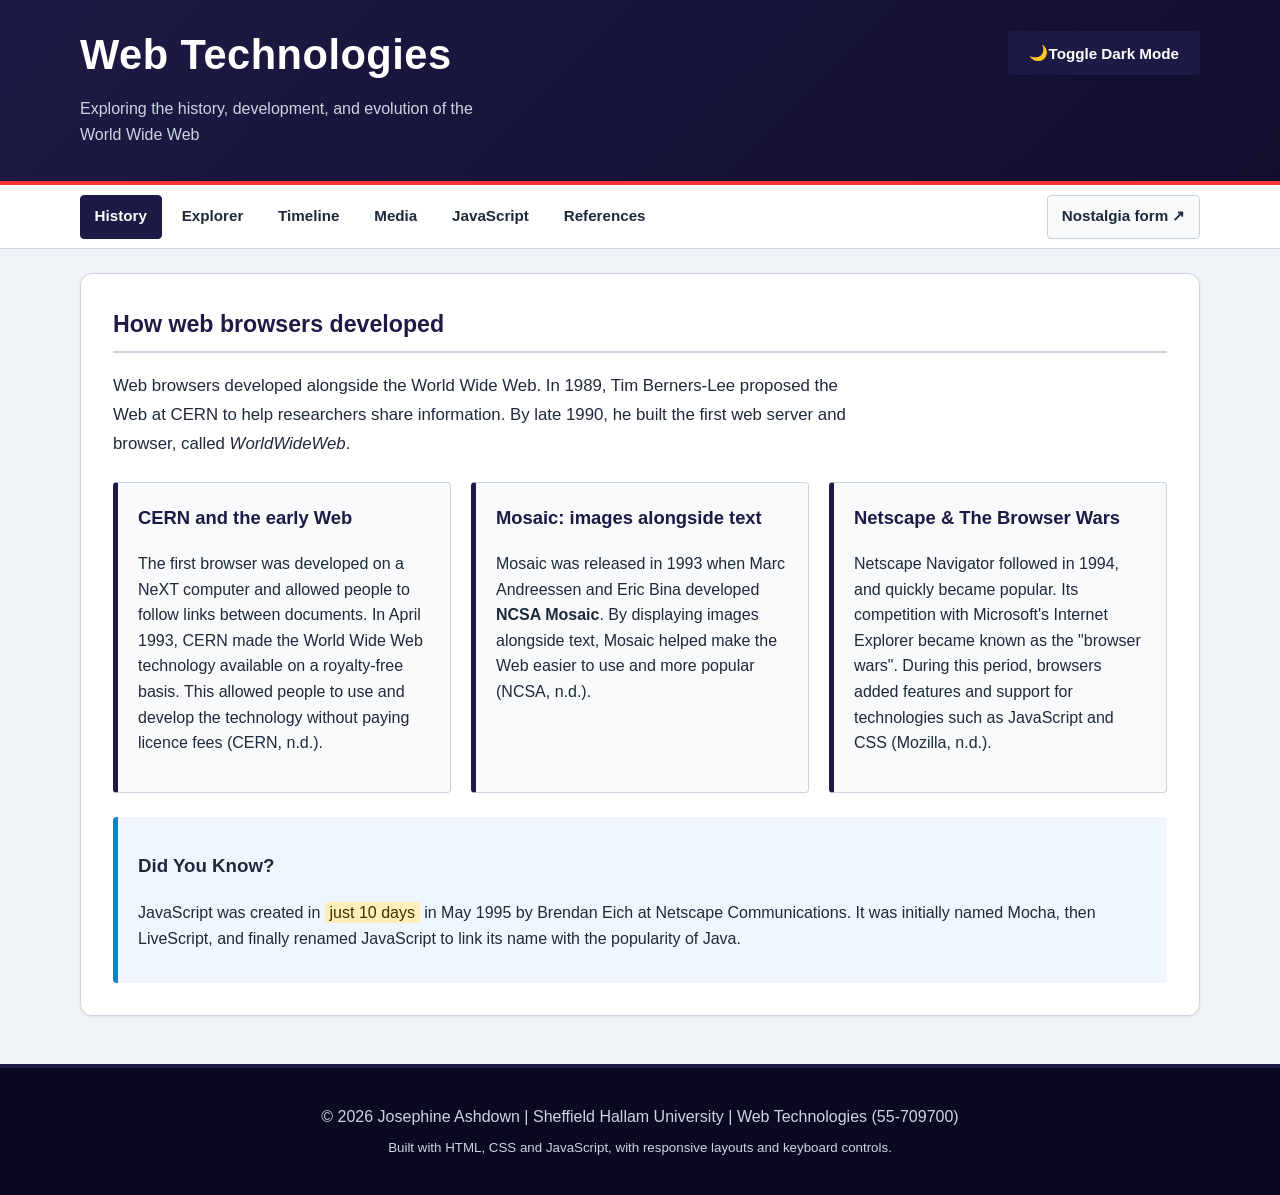
<file: index.html>
<!DOCTYPE html>
<html lang="en-GB">
<head>
    <meta charset="UTF-8">
    <meta name="viewport" content="width=device-width, initial-scale=1.0">
    <meta name="description" content="Explore the history of web browsers, try a Wikipedia search and learn about HTML, CSS and JavaScript.">
    <title>Web Technologies | History of the Web & Browser Explorer</title>
    
    <!-- External Stylesheet (Mobile-First CSS) -->
    <!-- Citation: External CSS linkage pattern adapted from W3Schools CSS How To:
         https://www.w3schools.com/css/css_howto.asp -->
    <link rel="stylesheet" href="style.css">
    
    <!-- External JavaScript with defer attribute -->
    <!-- Citation: Defer attribute pattern adapted from W3Schools HTML script tag:
         https://www.w3schools.com/tags/att_script_defer.asp -->
    <script src="script.js" defer></script>
</head>
<body>
    <!-- Accessibility: Skip Link -->
    <!-- Citation: Accessible Skip Link pattern adapted from W3Schools How TO - Skip to Main Content:
         https://www.w3schools.com/accessibility/accessibility_skip_links.php -->
    <a class="skip-link" href="#main-content">Skip to main content</a>

    <!-- Semantic Header -->
    <!-- Citation: HTML5 Semantic Header adapted from W3Schools HTML5 Semantic Elements:
         https://www.w3schools.com/html/html5_semantic_elements.asp -->
    <header class="site-header">
        <div class="header-content">
            <h1>Web Technologies</h1>
            <p class="tagline">Exploring the history, development, and evolution of the World Wide Web</p>
            <button id="theme-button" type="button" class="btn btn-secondary" aria-pressed="false" data-js-controls>
                <span class="theme-icon" aria-hidden="true">🌙</span> Toggle Dark Mode
            </button>
        </div>
    </header>

    <!-- Semantic Navigation -->
    <!-- Citation: HTML5 Semantic Nav adapted from W3Schools HTML Navigation Bar:
         https://www.w3schools.com/html/html5_semantic_elements.asp -->
    <nav class="site-nav" aria-label="Main navigation">
        <div class="nav-container">
            <div class="section-tabs" data-tabs>
            <a href="#history" class="nav-link">History</a>
            <a href="#explorer" class="nav-link">Explorer</a>
            <a href="#timeline" class="nav-link">Timeline</a>
            <a href="#media-section" class="nav-link">Media</a>
            <a href="#javascript" class="nav-link">JavaScript</a>
            <a href="#references" class="nav-link">References</a>
            </div>
            <a href="nostalgia-tech.html" class="nav-link highlight-link">Nostalgia form ↗</a>
        </div>
    </nav>

    <noscript>
        <div class="alert alert-warning" role="alert">
            <p><strong>Note:</strong> JavaScript is currently disabled in your browser. You can still read the history sections, but searches and demonstrations need JavaScript.</p>
        </div>
    </noscript>

    <!-- Main Content Region -->
    <main id="main-content" tabindex="-1">
        
        <!-- Browser history -->
        <!-- Citation: HTML5 Section & Article structure adapted from W3Schools:
             https://www.w3schools.com/html/html5_semantic_elements.asp -->
        <section id="history" class="content-section">
            <h2>How web browsers developed</h2>
            <p class="lead-text">
                Web browsers developed alongside the World Wide Web. In <time datetime="1989">1989</time>, 
                Tim Berners-Lee proposed the Web at CERN to help researchers share information. By late <time datetime="1990">1990</time>, he built the first web server and browser, called <em>WorldWideWeb</em>.
            </p>

            <div class="articles-grid">
                <article class="history-card">
                    <h3>CERN and the early Web</h3>
                    <p>
                        The first browser was developed on a NeXT computer and allowed people to follow links between documents. In <time datetime="1993-04-30">April 1993</time>, CERN made the World Wide Web technology available on a royalty-free basis. This allowed people to use and develop the technology without paying licence fees (CERN, n.d.).
                    </p>
                </article>

                <article class="history-card">
                    <h3>Mosaic: images alongside text</h3>
                    <p>
                        Mosaic was released in <time datetime="1993">1993</time> when Marc Andreessen and Eric Bina developed <strong>NCSA Mosaic</strong>. By displaying images alongside text, Mosaic helped make the Web easier to use and more popular (NCSA, n.d.).
                    </p>
                </article>

                <article class="history-card">
                    <h3>Netscape & The Browser Wars</h3>
                    <p>
                        Netscape Navigator followed in <time datetime="1994">1994</time>, and quickly became popular. Its competition with Microsoft's Internet Explorer became known as the "browser wars". During this period, browsers added features and support for technologies such as JavaScript and CSS (Mozilla, n.d.).
                    </p>
                </article>
            </div>

            <!-- Semantic Aside for Contextual Notes -->
            <!-- Citation: HTML5 Aside element adapted from W3Schools:
                 https://www.w3schools.com/html/html5_semantic_elements.asp -->
            <aside class="callout-box">
                <h3>Did You Know?</h3>
                <p>
                    JavaScript was created in <mark>just 10 days</mark> in May 1995 by Brendan Eich at Netscape Communications. It was initially named Mocha, then LiveScript, and finally renamed JavaScript to link its name with the popularity of Java.
                </p>
            </aside>
        </section>

        <!-- Wikipedia search -->
        <!-- Citation: HTML5 Form controls adapted from W3Schools HTML Forms:
             https://www.w3schools.com/html/html_forms.asp
             Fetch API integration adapted from W3Schools JS Fetch API:
             https://www.w3schools.com/js/js_api_fetch.asp -->
        <section id="explorer" class="content-section card-surface">
            <h2>Explore a browser or web technology</h2>
            <p>
                Look up summaries of web technologies, browsers, and pioneers on Wikipedia. Choose a featured topic or enter an article name. Bundled summaries are labelled when a live lookup is unavailable.
            </p>

            <!-- HTML5 Search Form driving API -->
            <form id="api-search-form" class="api-form" novalidate>
                <div class="form-row">
                    <div class="form-group flex-2">
                        <label for="tech-search-input">Search Technology or Browser:</label>
                        <div class="input-with-button">
                            <input 
                                type="search" 
                                id="tech-search-input" 
                                name="techQuery" 
                                placeholder="E.g. Netscape Navigator, Tim Berners-Lee, CSS..." 
                                list="popular-browsers" 
                                required
                                minlength="2"
                                autocomplete="off"
                                aria-describedby="search-hint"
                            >
                            <datalist id="popular-browsers">
                                <option value="WorldWideWeb">
                                <option value="NCSA Mosaic">
                                <option value="Netscape Navigator">
                                <option value="Internet Explorer">
                                <option value="Mozilla Firefox">
                                <option value="Google Chrome">
                                <option value="Safari (web browser)">
                                <option value="Opera (web browser)">
                                <option value="Tim Berners-Lee">
                                <option value="Brendan Eich">
                                <option value="JavaScript">
                                <option value="Cascading Style Sheets">
                            </datalist>
                            <button type="submit" id="btn-api-search" class="btn btn-primary">
                                <span class="btn-text">Fetch from API</span>
                            </button>
                        </div>
                        <small id="search-hint" class="form-hint">Type a query or choose a suggestion from the datalist.</small>
                    </div>

                    <div class="form-group flex-1">
                        <label for="preset-select">Or Select a Featured Era:</label>
                        <!-- Citation: HTML Select Dropdown adapted from W3Schools HTML Select:
                             https://www.w3schools.com/tags/tag_select.asp -->
                        <select id="preset-select" name="preset">
                            <option value="">-- Choose Featured Topic --</option>
                            <option value="Tim_Berners-Lee">Pioneer: Tim Berners-Lee</option>
                            <option value="WorldWideWeb">1990: WorldWideWeb Browser</option>
                            <option value="Mosaic_(web_browser)">1993: NCSA Mosaic</option>
                            <option value="Netscape_Navigator">1994: Netscape Navigator</option>
                            <option value="Internet_Explorer">1995: Internet Explorer</option>
                            <option value="Mozilla_Firefox">2004: Mozilla Firefox</option>
                            <option value="Google_Chrome">2008: Google Chrome</option>
                            <option value="Brendan_Eich">Creator: Brendan Eich (JS)</option>
                            <option value="Cascading_Style_Sheets">Standard: CSS History</option>
                        </select>
                    </div>
                </div>
            </form>

            <!-- API Status & Live Region for Screen Readers -->
            <!-- Citation: ARIA live regions adapted from W3Schools Accessibility:
                 https://www.w3schools.com/accessibility/accessibility_aria.php -->
            <div id="api-status" class="status-banner" role="status" aria-live="polite"></div>

            <!-- Dynamic API Results Container -->
            <div id="api-results-container" class="api-results-wrapper">
                <p class="explorer-empty">Start with a featured topic, such as Tim Berners-Lee or NCSA Mosaic.</p>
            </div>
        </section>

        <!-- Browser timeline -->
        <!-- Citation: Accessible HTML Table with caption, scope, and semantic thead/tbody:
             https://www.w3schools.com/html/html_tables.asp -->
        <section id="timeline" class="content-section">
            <h2>Milestones in Browser Development</h2>
            <p>Filter the milestones below in real-time using instant client-side table searching:</p>
            
            <div class="filter-box" data-js-controls>
                <label for="browser-filter">Filter table by browser, year, or developer:</label>
                <input id="browser-filter" type="search" placeholder="For example: Mosaic, 1995, or Microsoft">
                <p id="filter-status" class="filter-count" aria-live="polite"></p>
            </div>

            <div class="table-container" tabindex="0" role="region" aria-label="Browser timeline table with horizontal scrolling support">
                <table class="styled-table">
                    <caption>Key chronological milestones in the evolution of web browsers</caption>
                    <thead>
                        <tr>
                            <th scope="col">Browser Name</th>
                            <th scope="col">Launch Year</th>
                            <th scope="col">Primary Developer / Organization</th>
                            <th scope="col">Major Historical Contribution</th>
                        </tr>
                    </thead>
                    <tbody>
                        <tr>
                            <td><strong>WorldWideWeb</strong></td>
                            <td><time datetime="1990">1990</time></td>
                            <td>Tim Berners-Lee (CERN)</td>
                            <td>First web browser and WYSIWYG hypertext editor.</td>
                        </tr>
                        <tr>
                            <td><strong>NCSA Mosaic</strong></td>
                            <td><time datetime="1993">1993</time></td>
                            <td>NCSA (Marc Andreessen &amp; Eric Bina)</td>
                            <td>First widespread browser displaying inline images.</td>
                        </tr>
                        <tr>
                            <td><strong>Netscape Navigator</strong></td>
                            <td><time datetime="1994">1994</time></td>
                            <td>Netscape Communications</td>
                            <td>Pioneered JavaScript, cookies, and modern web interaction.</td>
                        </tr>
                        <tr>
                            <td><strong>Internet Explorer</strong></td>
                            <td><time datetime="1995">1995</time></td>
                            <td>Microsoft</td>
                            <td>Bundled with Windows; dominated market during early 2000s.</td>
                        </tr>
                        <tr>
                            <td><strong>Mozilla Firefox</strong></td>
                            <td><time datetime="2004">2004</time></td>
                            <td>Mozilla Foundation</td>
                            <td>Championed open-source standards and tabbed browsing.</td>
                        </tr>
                        <tr>
                            <td><strong>Google Chrome</strong></td>
                            <td><time datetime="2008">2008</time></td>
                            <td>Google</td>
                            <td>Introduced V8 JavaScript engine and multiprocess tab architecture.</td>
                        </tr>
                    </tbody>
                </table>
            </div>
        </section>

        <!-- Media -->
        <!-- Citation: HTML5 Figure and Figcaption adapted from W3Schools:
             https://www.w3schools.com/html/html5_semantic_elements.asp -->
        <section id="media-section" class="content-section">
            <h2>Videos and images</h2>
            
            <div class="media-grid">
                <div class="media-card">
                    <h3>The evolution of web apps</h3>
                    <p>Watch Dylan Beattie explain how web apps have changed:</p>
                    <div class="video-container">
                        <!-- Citation: Responsive iframe container adapted from W3Schools:
                             https://www.w3schools.com/howto/howto_css_responsive_iframes.asp -->
                        <iframe 
                            src="https://www.youtube.com/embed/a_1cV7hg5G8" 
                            title="The Evolution of Web Apps 1992–2024 by Dylan Beattie" 
                            loading="lazy" 
                            allow="accelerometer; autoplay; clipboard-write; encrypted-media; gyroscope; picture-in-picture" 
                            allowfullscreen>
                        </iframe>
                    </div>
                </div>

                <div class="media-card">
                    <h3>Web technologies illustration</h3>
                    <figure>
                        <img 
                            src="Image1.png" 
                            alt="Illustration of web technologies and connections between clients and servers" 
                            loading="lazy"
                        >
                        <figcaption>Figure 1: An illustration of web technologies and client-server connections.</figcaption>
                    </figure>
                </div>
            </div>
        </section>

        <!-- JavaScript examples -->
        <!-- Citation: HTML5 Details and Summary elements adapted from W3Schools:
             https://www.w3schools.com/tags/tag_details.asp -->
        <section id="javascript" class="content-section">
            <h2>Try some JavaScript</h2>
            <p>
                Open the sections below for a short explanation, then try the buttons to see JavaScript in action.
            </p>

            <div class="details-group">
                <details>
                    <summary>HTML, CSS and JavaScript</summary>
                    <p>
                        <strong>HTML</strong> gives a page its structure and content. <strong>CSS</strong> changes how it looks. <strong>JavaScript</strong> makes it respond to actions such as clicking a button.
                    </p>
                    <pre><code>// Citation: Class toggle adapted from W3Schools JS classList:
document.body.classList.toggle("dark-mode");</code></pre>
                </details>

                <details>
                    <summary>Getting data and updating a page</summary>
                    <p>
                        The <code>fetch()</code> function gets data from an API. JavaScript can then use <code>document.createElement()</code> to add elements and <code>textContent</code> to display the results without reloading the page.
                    </p>
                    <pre><code>// Citation: Fetch API async/await pattern adapted from W3Schools:
async function loadData(url) {
    const res = await fetch(url);
    const data = await res.json();
    return data;
}</code></pre>
                </details>

                <details>
                    <summary>Using let and const</summary>
                    <p>
                        Use <code>let</code> when a variable needs to be reassigned and <code>const</code> when it does not. Both are limited to the block where they are declared, such as the code inside an <code>if</code> statement.
                    </p>
                    <pre><code>const APP_NAME = "WebTech";
let userCount = 42;</code></pre>
                </details>
            </div>

            <h3>Try the examples</h3>
            <div class="demo-controls" data-js-controls>
                <button type="button" id="text-demo" class="btn btn-secondary">Update Text</button>
                <button type="button" id="html-demo" class="btn btn-secondary">Show formatted text</button>
                <button type="button" id="calculate-demo" class="btn btn-secondary">Calculate a sum</button>
                <button type="button" id="alert-demo" class="btn btn-secondary">Show an alert</button>
                <button type="button" id="console-demo" class="btn btn-secondary">Write to the console</button>
                <button type="button" id="print-demo" class="btn btn-secondary">Print Page</button>
            </div>
            
            <p id="demo-output" class="status-banner" aria-live="polite">Your interactive output will appear here.</p>
        </section>

        <!-- References -->
        <section id="references" class="content-section">
            <h2>References</h2>
            <ul class="citation-list">
                <li>
                    CERN (n.d.) <em>A Short History of the Web</em>. Available at: 
                    <a href="https://home.cern/science/computing/birth-web" target="_blank" rel="noopener noreferrer">https://home.cern/science/computing/birth-web</a>.
                </li>
                <li>
                    Mozilla (n.d.) <em>Browser History: Epic power struggles that brought us modern browsers</em>. Available at: 
                    <a href="https://www.mozilla.org/en-US/firefox/browsers/browser-history/" target="_blank" rel="noopener noreferrer">https://www.mozilla.org/en-US/firefox/browsers/browser-history/</a>.
                </li>
                <li>
                    National Center for Supercomputing Applications (NCSA) (n.d.) <em>A Legacy of Innovation</em>. University of Illinois Urbana-Champaign.
                </li>
                <li>
                    W3Schools (2026) <em>HTML, CSS, JavaScript, and Web Accessibility Tutorials &amp; References</em>. Available at: 
                    <a href="https://www.w3schools.com" target="_blank" rel="noopener noreferrer">https://www.w3schools.com</a>.
                </li>
                <li>
                    Wikimedia Foundation (2026) <em>Wikipedia REST API Reference</em>. Available at: 
                    <a href="https://en.wikipedia.org/api/rest_v1/" target="_blank" rel="noopener noreferrer">https://en.wikipedia.org/api/rest_v1/</a>.
                </li>
            </ul>
        </section>

    </main>

    <!-- Accessible Modal for Extended API Details -->
    <!-- Reference: W3Schools modal example; this page uses a native HTML dialog:
         https://www.w3schools.com/howto/howto_css_modals.asp -->
    <dialog id="details-modal" class="details-dialog" aria-labelledby="modal-title">
        <div class="modal-card">
            <button type="button" id="modal-close-btn" class="modal-close" aria-label="Close details">&times;</button>
            <h3 id="modal-title">Technology details</h3>
            <div id="modal-body"></div>
        </div>
    </dialog>

    <!-- Semantic Footer -->
    <footer class="site-footer">
        <div class="footer-container">
            <p>&copy; 2026 Josephine Ashdown | Sheffield Hallam University | Web Technologies (55-709700)</p>
            <p><small>Built with HTML, CSS and JavaScript, with responsive layouts and keyboard controls.</small></p>
        </div>
    </footer>
</body>
</html>
</file>
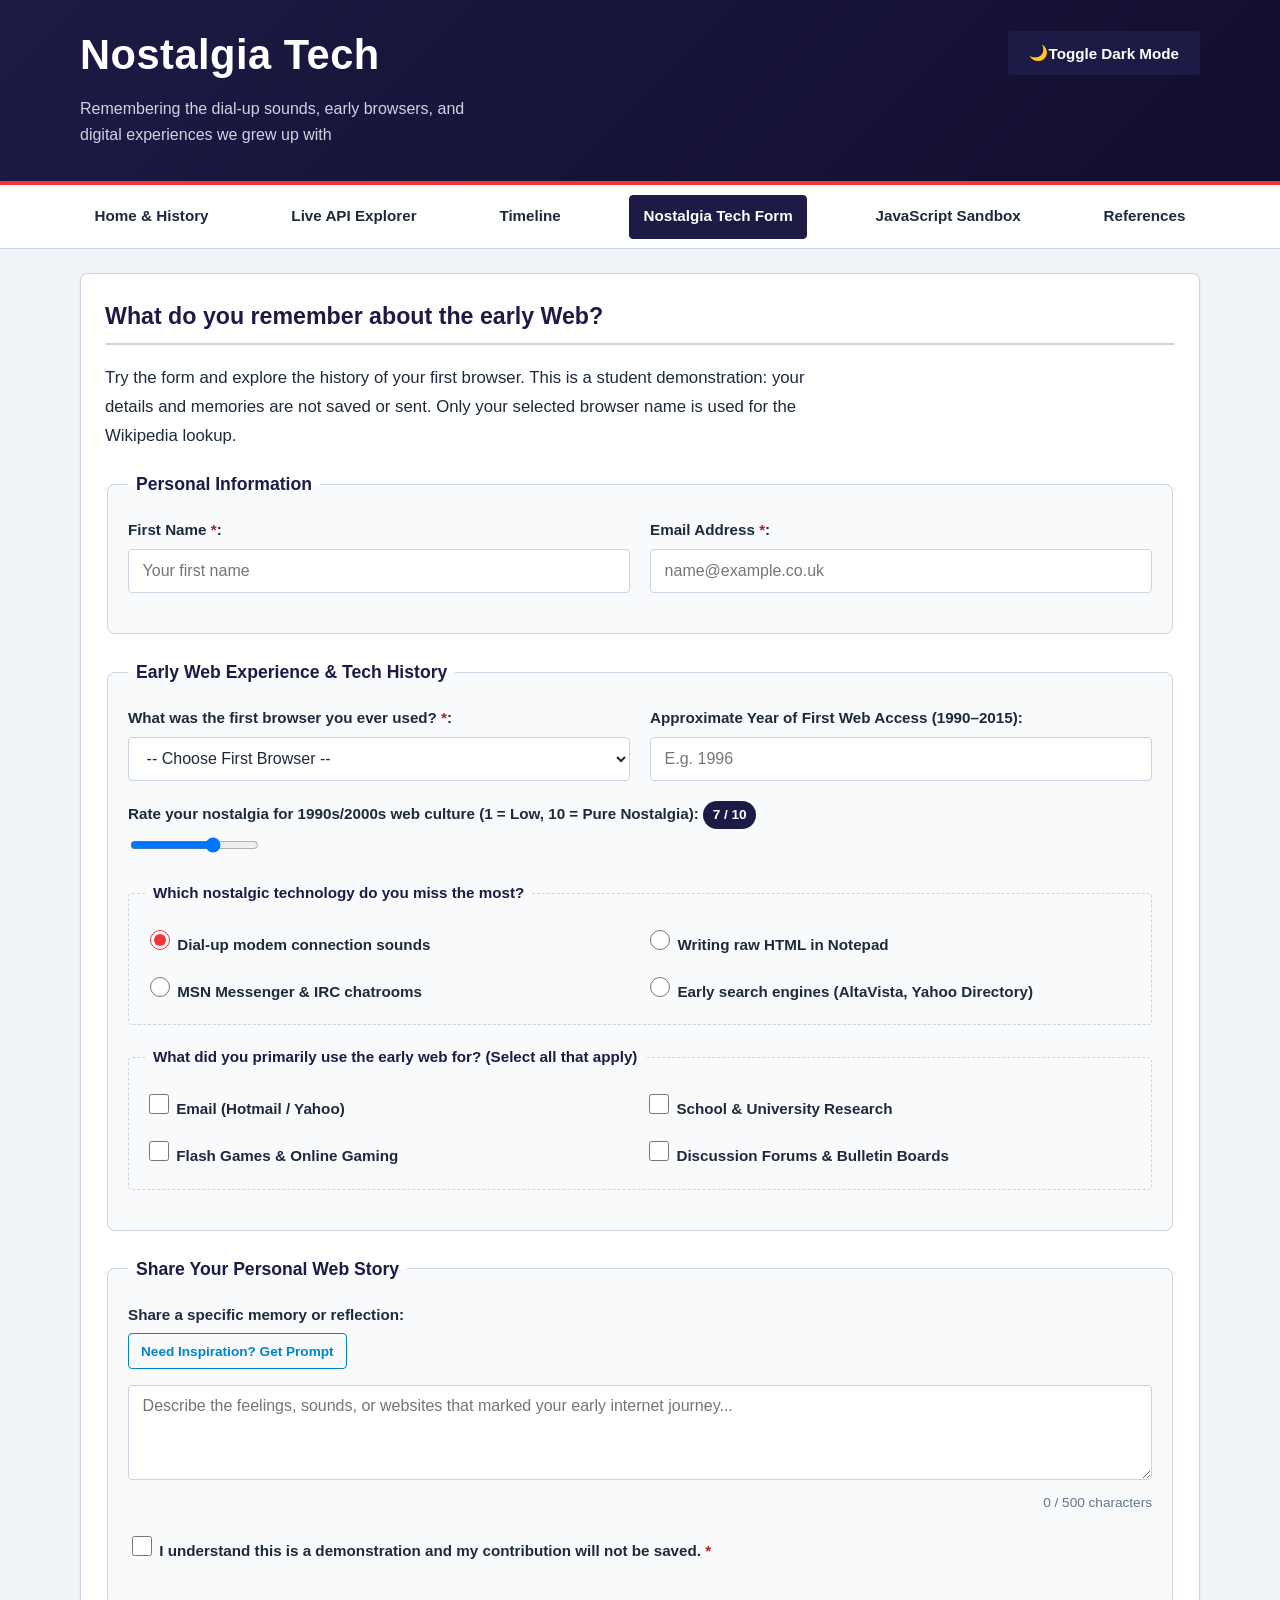
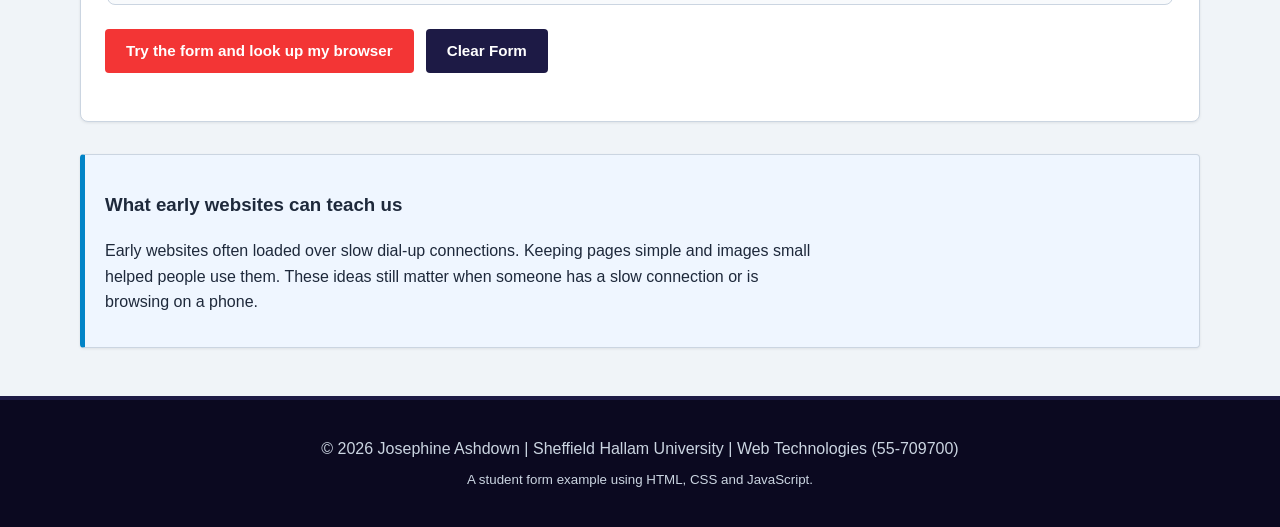
<file: nostalgia-tech.html>
<!DOCTYPE html>
<html lang="en-GB">
<head>
    <meta charset="UTF-8">
    <meta name="viewport" content="width=device-width, initial-scale=1.0">
    <meta name="description" content="Try a form about your first browser and early memories of the internet.">
    <title>Nostalgia Tech | Early web memories</title>
    
    <!-- External Mobile-First Stylesheet -->
    <link rel="stylesheet" href="style.css">
    
    <!-- External JavaScript with defer -->
    <script src="script.js" defer></script>
</head>
<body>
    <!-- Accessibility Skip Link -->
    <a class="skip-link" href="#main-content">Skip to main content</a>

    <!-- Semantic Header -->
    <header class="site-header">
        <div class="header-content">
            <h1>Nostalgia Tech</h1>
            <p class="tagline">Remembering the dial-up sounds, early browsers, and digital experiences we grew up with</p>
            <button id="theme-button" type="button" class="btn btn-secondary" aria-pressed="false" data-js-controls>
                <span class="theme-icon" aria-hidden="true">🌙</span> Toggle Dark Mode
            </button>
        </div>
    </header>

    <!-- Semantic Navigation -->
    <nav class="site-nav" aria-label="Main navigation">
        <div class="nav-container">
            <a href="index.html" class="nav-link">Home &amp; History</a>
            <a href="index.html#explorer" class="nav-link">Live API Explorer</a>
            <a href="index.html#timeline" class="nav-link">Timeline</a>
            <a href="nostalgia-tech.html" class="nav-link active" aria-current="page">Nostalgia Tech Form</a>
            <a href="index.html#javascript" class="nav-link">JavaScript Sandbox</a>
            <a href="index.html#references" class="nav-link">References</a>
        </div>
    </nav>

    <noscript><p class="callout-box">Enable JavaScript to try the form. No information will be submitted.</p></noscript>
    <main id="main-content" tabindex="-1">
        <section class="content-section card-surface">
            <h2>What do you remember about the early Web?</h2>
            <p class="lead-text">
                Try the form and explore the history of your first browser. This is a student demonstration: your details and memories are not saved or sent. Only your selected browser name is used for the Wikipedia lookup.
            </p>

            <!-- Form controls and validation -->
            <!-- Citation: HTML Forms and Validation patterns adapted from W3Schools HTML Forms:
                 https://www.w3schools.com/html/html_forms.asp
                 https://www.w3schools.com/html/html_form_input_types.asp -->
            <form onsubmit="return false" id="nostalgia-form" class="styled-form" novalidate>
                
                <!-- Fieldset 1: Identity & Credentials -->
                <fieldset class="form-fieldset">
                    <legend>Personal Information</legend>
                    
                    <div class="form-row">
                        <div class="form-group flex-1">
                            <label for="fname">First Name <span class="required-indicator" aria-hidden="true">*</span>:</label>
                            <input 
                                type="text" 
                                id="fname" 
                                name="fname" 
                                autocomplete="given-name" 
                                required 
                                minlength="2" 
                                maxlength="50"
                                placeholder="Your first name"
                                aria-required="true"
                            >
                            <span class="validation-message" aria-live="polite"></span>
                        </div>

                        <div class="form-group flex-1">
                            <label for="email">Email Address <span class="required-indicator" aria-hidden="true">*</span>:</label>
                            <input 
                                type="email" 
                                id="email" 
                                name="email" 
                                autocomplete="email" 
                                required 
                                placeholder="name@example.co.uk"
                                aria-required="true"
                            >
                            <span class="validation-message" aria-live="polite"></span>
                        </div>
                    </div>
                </fieldset>

                <!-- Fieldset 2: Web Heritage & Technical Choices -->
                <fieldset class="form-fieldset">
                    <legend>Early Web Experience &amp; Tech History</legend>

                    <div class="form-row">
                        <div class="form-group flex-1">
                            <label for="browser-select">What was the first browser you ever used? <span class="required-indicator" aria-hidden="true">*</span>:</label>
                            <select id="browser-select" name="firstBrowser" required aria-required="true">
                                <option value="">-- Choose First Browser --</option>
                                <option value="WorldWideWeb">WorldWideWeb (1990)</option>
                                <option value="Mosaic_(web_browser)">NCSA Mosaic (1993)</option>
                                <option value="Netscape_Navigator">Netscape Navigator (1994)</option>
                                <option value="Internet_Explorer">Internet Explorer (1995)</option>
                                <option value="Opera_(web_browser)">Opera Browser (1995)</option>
                                <option value="Mozilla_Firefox">Mozilla Firefox (2004)</option>
                                <option value="Google_Chrome">Google Chrome (2008)</option>
                                <option value="other">Another retro browser</option>
                            </select>
                        </div>

                        <div class="form-group flex-1">
                            <label for="year-input">Approximate Year of First Web Access (1990–2015):</label>
                            <!-- Number input with min/max constraints -->
                            <input 
                                type="number" 
                                id="year-input" 
                                name="firstYear" 
                                min="1990" 
                                max="2015" 
                                step="1" 
                                placeholder="E.g. 1996"
                            >
                        </div>
                    </div>

                    <!-- Range Slider: Nostalgia Rating -->
                    <!-- Citation: HTML Range slider adapted from W3Schools:
                         https://www.w3schools.com/tags/att_input_type_range.asp -->
                    <div class="form-group">
                        <label for="nostalgia-rating">
                            Rate your nostalgia for 1990s/2000s web culture (1 = Low, 10 = Pure Nostalgia): 
                            <strong id="rating-output" class="badge-pill">7 / 10</strong>
                        </label>
                        <input 
                            type="range" 
                            id="nostalgia-rating" 
                            name="nostalgiaRating" 
                            min="1" 
                            max="10" 
                            value="7" 
                            step="1"
                        >
                    </div>

                    <!-- Radio Buttons Group -->
                    <div class="form-group">
                        <fieldset class="sub-fieldset">
                            <legend>Which nostalgic technology do you miss the most?</legend>
                            <div class="radio-grid">
                                <label class="radio-label">
                                    <input type="radio" name="techMemory" value="dialup" checked> Dial-up modem connection sounds
                                </label>
                                <label class="radio-label">
                                    <input type="radio" name="techMemory" value="html-page"> Writing raw HTML in Notepad
                                </label>
                                <label class="radio-label">
                                    <input type="radio" name="techMemory" value="chat"> MSN Messenger &amp; IRC chatrooms
                                </label>
                                <label class="radio-label">
                                    <input type="radio" name="techMemory" value="search"> Early search engines (AltaVista, Yahoo Directory)
                                </label>
                            </div>
                        </fieldset>
                    </div>

                    <!-- Checkboxes Group -->
                    <div class="form-group">
                        <fieldset class="sub-fieldset">
                            <legend>What did you primarily use the early web for? (Select all that apply)</legend>
                            <div class="checkbox-grid">
                                <label class="checkbox-label">
                                    <input type="checkbox" name="usage" value="email"> Email (Hotmail / Yahoo)
                                </label>
                                <label class="checkbox-label">
                                    <input type="checkbox" name="usage" value="school"> School &amp; University Research
                                </label>
                                <label class="checkbox-label">
                                    <input type="checkbox" name="usage" value="gaming"> Flash Games &amp; Online Gaming
                                </label>
                                <label class="checkbox-label">
                                    <input type="checkbox" name="usage" value="forums"> Discussion Forums &amp; Bulletin Boards
                                </label>
                            </div>
                        </fieldset>
                    </div>
                </fieldset>

                <!-- Fieldset 3: Qualitative Reflection & Consent -->
                <fieldset class="form-fieldset">
                    <legend>Share Your Personal Web Story</legend>
                    
                    <div class="form-group">
                        <div class="label-with-action">
                            <label for="memory-text">Share a specific memory or reflection:</label>
                            <button type="button" id="memory-prompt-btn" class="btn btn-outline-sm">Need Inspiration? Get Prompt</button>
                        </div>
                        <p id="memory-hint" class="hint-text" aria-live="polite"></p>
                        <textarea 
                            id="memory-text" 
                            name="memoryText" 
                            rows="4" 
                            maxlength="500" 
                            placeholder="Describe the feelings, sounds, or websites that marked your early internet journey..." 
                            aria-describedby="char-count"
                        ></textarea>
                        <div id="char-count" class="char-counter" aria-live="polite">0 / 500 characters</div>
                    </div>

                    <div class="form-group checkbox-consent">
                        <label class="checkbox-label">
                            <input type="checkbox" id="subscribe-checkbox" name="subscribe" required aria-required="true">
                            <span>I understand this is a demonstration and my contribution will not be saved. <span class="required-indicator">*</span></span>
                        </label>
                    </div>
                </fieldset>

                <!-- Form Controls & Actions -->
                <div class="form-actions">
                    <button type="submit" id="submit-form-btn" class="btn btn-primary">
                        Try the form and look up my browser
                    </button>
                    <button type="reset" id="reset-form-btn" class="btn btn-secondary">
                        Clear Form
                    </button>
                </div>
            </form>

            <!-- Dynamic Post-Submission Status & Live API Feedback -->
            <div id="form-feedback" class="status-banner" role="status" aria-live="polite"></div>
            
            <!-- Browser summary appears here after a lookup -->
            <div id="browser-historical-card" class="api-results-wrapper"></div>
        </section>

        <!-- Contextual Sidebar / Aside -->
        <aside class="content-section callout-box">
            <h3>What early websites can teach us</h3>
            <p>
                Early websites often loaded over slow dial-up connections. Keeping pages simple and images small helped people use them. These ideas still matter when someone has a slow connection or is browsing on a phone.
            </p>
        </aside>
    </main>

    <dialog id="details-modal" class="details-dialog" aria-labelledby="modal-title">
        <div class="modal-card">
            <button type="button" id="modal-close-btn" class="modal-close" aria-label="Close details">&times;</button>
            <h3 id="modal-title">Technology details</h3>
            <div id="modal-body"></div>
        </div>
    </dialog>

    <!-- Semantic Footer -->
    <footer class="site-footer">
        <div class="footer-container">
            <p>&copy; 2026 Josephine Ashdown | Sheffield Hallam University | Web Technologies (55-709700)</p>
            <p><small>A student form example using HTML, CSS and JavaScript.</small></p>
        </div>
    </footer>
</body>
</html>
</file>
<file: style.css>
/* ==========================================================================
   Web Technologies: styles
   Base styles for small screens; media queries adjust larger layouts
   Author: Josephine Ashdown
   ========================================================================== */

/* --------------------------------------------------------------------------
   1. Colours, fonts and spacing
   Citation: CSS Variables pattern adapted from W3Schools CSS Variables:
   https://www.w3schools.com/css/css3_variables.asp
   -------------------------------------------------------------------------- */
:root {
    /* Main colours */
    --color-primary: #1d1a45;       /* Deep Navy Blue */
    --color-primary-hover: #2e2a6d;
    --color-secondary: #f33535;     /* Accent Red */
    --color-secondary-hover: #d22626;
    --color-accent-teal: #0284c7;

    /* Light Mode Neutrals */
    --bg-page: #f0f4f8;             /* Soft Pale Blue-Gray */
    --bg-surface: #ffffff;          /* Pure White for Cards */
    --bg-surface-alt: #f8fafc;
    --text-primary: #1e293b;        /* Charcoal for optimal readability */
    --text-muted: #64748b;          /* Muted body text */
    --border-color: #cbd5e1;
    --border-focus: #0284c7;

    /* Status Colors */
    --color-success: #15803d;
    --color-warning: #b45309;
    --color-error: #b91c1c;

    /* Typography & Spacing */
    --font-stack: Arial, Helvetica, sans-serif;
    --font-mono: Consolas, Monaco, "Courier New", monospace;
    --radius-sm: 4px;
    --radius-md: 8px;
    --radius-lg: 12px;
    --shadow-sm: 0 1px 3px rgba(0, 0, 0, 0.08);
    --shadow-md: 0 4px 12px rgba(0, 0, 0, 0.1);
    --shadow-lg: 0 10px 25px rgba(0, 0, 0, 0.15);
    --transition: all 0.25s ease-in-out;
}

/* Dark Mode Variables */
/* Citation: Dark mode class implementation adapted from W3Schools How TO - Toggle Dark Mode:
   https://www.w3schools.com/howto/howto_js_toggle_dark_mode.asp */
body.dark-mode {
    --bg-page: #0f172a;             /* Dark Slate */
    --bg-surface: #1e293b;          /* Elevated Slate */
    --bg-surface-alt: #334155;
    --text-primary: #f8fafc;        /* High contrast near-white */
    --text-muted: #94a3b8;
    --border-color: #475569;
    --border-focus: #38bdf8;
    --shadow-md: 0 4px 12px rgba(0, 0, 0, 0.4);
}

/* --------------------------------------------------------------------------
   2. Reset & Universal Box Sizing
   Citation: CSS Box Sizing adapted from W3Schools CSS Box Sizing:
   https://www.w3schools.com/css/css3_box-sizing.asp
   -------------------------------------------------------------------------- */
*, *::before, *::after {
    box-sizing: border-box;
}

html {
    scroll-behavior: smooth;
    font-size: 100%;
}

body {
    margin: 0;
    padding: 0;
    font-family: var(--font-stack);
    background-color: var(--bg-page);
    color: var(--text-primary);
    line-height: 1.6;
    transition: background-color 0.3s ease, color 0.3s ease;
}

/* --------------------------------------------------------------------------
   3. Accessibility: Skip Link & Focus Management
   Citation: Accessible skip link pattern adapted from W3Schools Accessibility:
   https://www.w3schools.com/accessibility/accessibility_skip_links.php
   -------------------------------------------------------------------------- */
.skip-link {
    position: absolute;
    top: -100px;
    left: 1rem;
    z-index: 9999;
    padding: 0.75rem 1.25rem;
    background-color: var(--color-secondary);
    color: #ffffff;
    font-weight: bold;
    text-decoration: none;
    border-radius: var(--radius-sm);
    box-shadow: var(--shadow-lg);
    transition: top 0.2s ease;
}

.skip-link:focus {
    top: 1rem;
}

/* Universal Keyboard Focus Ring */
:focus-visible {
    outline: 3px solid var(--border-focus);
    outline-offset: 3px;
}

/* --------------------------------------------------------------------------
   4. Header & Theme Toggle
   -------------------------------------------------------------------------- */
.site-header {
    background: linear-gradient(135deg, var(--color-primary) 0%, #110e2e 100%);
    color: #ffffff;
    padding: 2rem 1rem 1.5rem;
    text-align: center;
    border-bottom: 4px solid var(--color-secondary);
}

.header-content {
    max-width: 1000px;
    margin: 0 auto;
}

.site-header h1 {
    margin: 0;
    font-size: 1.85rem;
    letter-spacing: 0.5px;
}

.site-header .tagline {
    margin: 0.5rem 0 1rem;
    font-size: 1rem;
    color: #cbd5e1;
}

/* --------------------------------------------------------------------------
   5. Navigation Bar (Mobile-First Scrolling Bar)
   Citation: CSS Flexbox Navigation adapted from W3Schools CSS Flexbox:
   https://www.w3schools.com/css/css3_flexbox.asp
   -------------------------------------------------------------------------- */
.site-nav {
    background-color: #0b0920;
    border-bottom: 1px solid rgba(255, 255, 255, 0.1);
    position: sticky;
    top: 0;
    z-index: 100;
}

.nav-container {
    display: flex;
    overflow-x: auto;
    white-space: nowrap;
    padding: 0.5rem 1rem;
    gap: 0.5rem;
    -webkit-overflow-scrolling: touch;
}

.nav-link {
    color: #e2e8f0;
    text-decoration: none;
    padding: 0.5rem 0.85rem;
    font-size: 0.95rem;
    font-weight: 600;
    border-radius: var(--radius-sm);
    transition: var(--transition);
}

.nav-link:hover {
    background-color: rgba(255, 255, 255, 0.15);
    color: #ffffff;
}

/* Attribute Selector for Active Navigation Item */
.nav-link[aria-current="page"],
.nav-link.active {
    background-color: var(--color-secondary);
    color: #ffffff;
}

.highlight-link {
    border: 1px solid var(--color-secondary);
    color: #fca5a5;
}

/* --------------------------------------------------------------------------
   6. Main Content & Section Layout (Mobile First: Single Column)
   -------------------------------------------------------------------------- */
main {
    max-width: 1100px;
    margin: 1.5rem auto 3rem;
    padding: 0 1rem;
}

.content-section {
    background-color: var(--bg-surface);
    border-radius: var(--radius-md);
    padding: 1.5rem;
    margin-bottom: 2rem;
    box-shadow: var(--shadow-sm);
    border: 1px solid var(--border-color);
    transition: var(--transition);
}

.content-section h2 {
    margin-top: 0;
    color: var(--color-primary);
    border-bottom: 2px solid var(--border-color);
    padding-bottom: 0.5rem;
    font-size: 1.45rem;
}

body.dark-mode .content-section h2 {
    color: #93c5fd;
    border-color: var(--border-color);
}

.lead-text {
    font-size: 1.05rem;
    line-height: 1.7;
    margin-bottom: 1.25rem;
}

/* Articles Grid (Mobile-First: 1 column) */
.articles-grid {
    display: flex;
    flex-direction: column;
    gap: 1.25rem;
    margin-top: 1.5rem;
}

.history-card {
    background-color: var(--bg-surface-alt);
    border: 1px solid var(--border-color);
    border-left: 5px solid var(--color-primary);
    border-radius: var(--radius-sm);
    padding: 1.25rem;
    transition: var(--transition);
}

.history-card:hover {
    box-shadow: var(--shadow-md);
    transform: translateY(-2px);
}

.history-card h3 {
    margin-top: 0;
    color: var(--color-primary);
    font-size: 1.15rem;
}

body.dark-mode .history-card h3 {
    color: #60a5fa;
}

/* Semantic Aside Callout Box */
.callout-box {
    background-color: #eff6ff;
    border-left: 5px solid var(--color-accent-teal);
    border-radius: var(--radius-sm);
    padding: 1rem 1.25rem;
    margin-top: 1.5rem;
}

body.dark-mode .callout-box {
    background-color: #1e3a5f;
    border-left-color: #38bdf8;
}

.callout-box h4 {
    margin: 0 0 0.5rem;
    color: var(--color-accent-teal);
    font-size: 1.05rem;
}

body.dark-mode .callout-box h4 {
    color: #38bdf8;
}

/* --------------------------------------------------------------------------
   7. Buttons and form controls
   Citation: CSS Buttons adapted from W3Schools CSS Buttons:
   https://www.w3schools.com/css/css3_buttons.asp
   -------------------------------------------------------------------------- */
.btn {
    display: inline-flex;
    align-items: center;
    justify-content: center;
    min-height: 44px;
    padding: 0.65rem 1.25rem;
    font-family: inherit;
    font-size: 0.95rem;
    font-weight: 600;
    border-radius: var(--radius-sm);
    border: 1px solid transparent;
    cursor: pointer;
    text-decoration: none;
    transition: var(--transition);
}

.btn-primary {
    background-color: var(--color-secondary);
    color: #ffffff;
}

.btn-primary:hover {
    background-color: var(--color-secondary-hover);
}

.btn-secondary {
    background-color: var(--color-primary);
    color: #ffffff;
}

.btn-secondary:hover {
    background-color: var(--color-primary-hover);
}

.btn-outline-sm {
    min-height: 36px;
    padding: 0.35rem 0.75rem;
    font-size: 0.85rem;
    background-color: transparent;
    border: 1px solid var(--color-accent-teal);
    color: var(--color-accent-teal);
    border-radius: var(--radius-sm);
    cursor: pointer;
}

.btn-outline-sm:hover {
    background-color: var(--color-accent-teal);
    color: #ffffff;
}

/* --------------------------------------------------------------------------
   8. Forms and input styles
   Citation: Form Styling & Attribute Selectors adapted from W3Schools:
   https://www.w3schools.com/css/css_form.asp
   https://www.w3schools.com/css/css_attribute_selectors.asp
   -------------------------------------------------------------------------- */
.api-form, .styled-form {
    margin: 1.25rem 0;
}

.form-fieldset {
    border: 1px solid var(--border-color);
    border-radius: var(--radius-md);
    padding: 1.25rem;
    margin-bottom: 1.5rem;
    background-color: var(--bg-surface-alt);
}

.form-fieldset legend {
    font-weight: bold;
    padding: 0 0.5rem;
    color: var(--color-primary);
    font-size: 1.1rem;
}

body.dark-mode .form-fieldset legend {
    color: #93c5fd;
}

.form-group {
    margin-bottom: 1.25rem;
}

.form-group label {
    display: block;
    margin-bottom: 0.4rem;
    font-weight: bold;
    font-size: 0.95rem;
}

.required-indicator {
    color: var(--color-error);
}

/* Attribute Selectors for Form Controls */
input[type="text"],
input[type="email"],
input[type="search"],
input[type="number"],
select,
textarea {
    width: 100%;
    min-height: 44px;
    padding: 0.65rem 0.85rem;
    font-family: inherit;
    font-size: 1rem;
    color: var(--text-primary);
    background-color: var(--bg-surface);
    border: 1.5px solid var(--border-color);
    border-radius: var(--radius-sm);
    transition: var(--transition);
}

input[type="search"]:focus,
input[type="text"]:focus,
input[type="email"]:focus,
select:focus,
textarea:focus {
    border-color: var(--border-focus);
    box-shadow: 0 0 0 3px rgba(2, 132, 199, 0.2);
}

/* Pseudo-classes for Native Form Validation Feedback */
input:required:invalid:not(:placeholder-shown) {
    border-color: var(--color-error);
}

input:required:valid:not(:placeholder-shown) {
    border-color: var(--color-success);
}

.input-with-button {
    display: flex;
    flex-direction: column;
    gap: 0.5rem;
}

.form-hint {
    display: block;
    font-size: 0.825rem;
    color: var(--text-muted);
    margin-top: 0.35rem;
}

.char-counter {
    font-size: 0.85rem;
    color: var(--text-muted);
    text-align: right;
    margin-top: 0.25rem;
}

.badge-pill {
    display: inline-block;
    padding: 0.2rem 0.6rem;
    background-color: var(--color-primary);
    color: #ffffff;
    border-radius: 999px;
    font-size: 0.85rem;
}

/* Sub-fieldset for Radio & Checkbox Collections */
.sub-fieldset {
    border: 1px dashed var(--border-color);
    border-radius: var(--radius-sm);
    padding: 0.85rem 1rem;
    margin: 0.5rem 0;
}

.sub-fieldset legend {
    font-size: 0.95rem;
    font-weight: 600;
}

.radio-grid, .checkbox-grid {
    display: flex;
    flex-direction: column;
    gap: 0.65rem;
    margin-top: 0.5rem;
}

.radio-label, .checkbox-label {
    display: flex;
    align-items: center;
    gap: 0.65rem;
    font-size: 0.95rem;
    cursor: pointer;
}

input[type="radio"],
input[type="checkbox"] {
    width: 20px;
    height: 20px;
    accent-color: var(--color-secondary);
    cursor: pointer;
}

.form-actions {
    display: flex;
    flex-direction: column;
    gap: 0.75rem;
    margin-top: 1.5rem;
}

/* --------------------------------------------------------------------------
   9. Search results and status messages
   Citation: CSS Grid Cards adapted from W3Schools CSS Grid:
   https://www.w3schools.com/css/css_grid.asp
   -------------------------------------------------------------------------- */
.api-results-wrapper {
    margin-top: 1.5rem;
}

.api-cards-grid {
    display: flex;
    flex-direction: column;
    gap: 1.25rem;
}

.api-card {
    background-color: var(--bg-surface);
    border: 1px solid var(--border-color);
    border-radius: var(--radius-md);
    overflow: hidden;
    box-shadow: var(--shadow-sm);
    transition: var(--transition);
}

.api-card:hover {
    box-shadow: var(--shadow-md);
    transform: translateY(-3px);
}

.api-card-media {
    width: 100%;
    max-height: 200px;
    overflow: hidden;
    background-color: #000;
}

.api-card-media img {
    width: 100%;
    height: 100%;
    object-fit: cover;
    display: block;
}

.api-card-content {
    padding: 1.25rem;
}

.api-card-title {
    margin: 0 0 0.5rem;
    color: var(--color-primary);
    font-size: 1.25rem;
}

body.dark-mode .api-card-title {
    color: #60a5fa;
}

.api-card-desc {
    color: var(--text-muted);
    font-size: 0.9rem;
    margin-bottom: 1rem;
    line-height: 1.5;
}

.status-banner {
    padding: 0.85rem 1.25rem;
    border-radius: var(--radius-sm);
    margin: 1rem 0;
    font-weight: 500;
    display: none;
}

.status-banner.visible {
    display: block;
}

.status-banner.info {
    background-color: #e0f2fe;
    color: #0369a1;
    border-left: 4px solid #0284c7;
}

.status-banner.success {
    background-color: #dcfce7;
    color: #15803d;
    border-left: 4px solid #22c55e;
}

.status-banner.error {
    background-color: #fee2e2;
    color: #b91c1c;
    border-left: 4px solid #ef4444;
}

/* Loading Spinner */
/* Citation: CSS Loader Spinner adapted from W3Schools How TO - CSS Loader:
   https://www.w3schools.com/howto/howto_css_loader.asp */
.spinner {
    width: 36px;
    height: 36px;
    border: 4px solid rgba(0, 0, 0, 0.1);
    border-left-color: var(--color-secondary);
    border-radius: 50%;
    animation: spin 0.8s linear infinite;
    margin: 1.5rem auto;
}

@keyframes spin {
    to { transform: rotate(360deg); }
}

/* --------------------------------------------------------------------------
   10. Accessible Table (Timeline)
   Citation: CSS Table Styling adapted from W3Schools CSS Tables:
   https://www.w3schools.com/css/css_table.asp
   -------------------------------------------------------------------------- */
.filter-box {
    margin-bottom: 1rem;
}

.filter-count {
    font-size: 0.85rem;
    color: var(--text-muted);
    margin-top: 0.35rem;
}

.table-container {
    overflow-x: auto;
    border-radius: var(--radius-sm);
    border: 1px solid var(--border-color);
}

.styled-table {
    width: 100%;
    border-collapse: collapse;
    font-size: 0.95rem;
}

.styled-table caption {
    font-weight: bold;
    padding: 0.75rem;
    caption-side: top;
    text-align: left;
    color: var(--color-primary);
}

body.dark-mode .styled-table caption {
    color: #93c5fd;
}

.styled-table th,
.styled-table td {
    padding: 0.85rem 1rem;
    text-align: left;
    border-bottom: 1px solid var(--border-color);
}

.styled-table th {
    background-color: var(--color-primary);
    color: #ffffff;
    font-weight: 600;
}

/* Pseudo-class: nth-child zebra striping */
.styled-table tbody tr:nth-child(even) {
    background-color: var(--bg-surface-alt);
}

.styled-table tbody tr:hover {
    background-color: rgba(2, 132, 199, 0.08);
}

/* --------------------------------------------------------------------------
   11. Media, Video & Illustrations
   -------------------------------------------------------------------------- */
.media-grid {
    display: flex;
    flex-direction: column;
    gap: 1.5rem;
}

.media-card {
    background-color: var(--bg-surface-alt);
    border: 1px solid var(--border-color);
    border-radius: var(--radius-sm);
    padding: 1.25rem;
}

.media-card h3 {
    margin-top: 0;
    color: var(--color-primary);
}

body.dark-mode .media-card h3 {
    color: #60a5fa;
}

.video-container {
    position: relative;
    padding-bottom: 56.25%; /* 16:9 aspect ratio */
    height: 0;
    overflow: hidden;
    border-radius: var(--radius-sm);
}

.video-container iframe {
    position: absolute;
    top: 0;
    left: 0;
    width: 100%;
    height: 100%;
    border: 0;
}

figure {
    margin: 0;
    text-align: center;
}

figure img {
    max-width: 100%;
    height: auto;
    border-radius: var(--radius-sm);
    display: block;
    margin: 0 auto;
}

figcaption {
    font-size: 0.85rem;
    color: var(--text-muted);
    font-style: italic;
    margin-top: 0.5rem;
}

/* --------------------------------------------------------------------------
   12. JavaScript Sandbox Details & Buttons
   -------------------------------------------------------------------------- */
.details-group details {
    border: 1px solid var(--border-color);
    border-radius: var(--radius-sm);
    padding: 0.85rem 1rem;
    margin-bottom: 0.75rem;
    background-color: var(--bg-surface-alt);
}

.details-group summary {
    font-weight: bold;
    cursor: pointer;
    min-height: 32px;
}

pre {
    background-color: #1e293b;
    color: #f8fafc;
    padding: 0.85rem;
    border-radius: var(--radius-sm);
    overflow-x: auto;
    font-family: var(--font-mono);
    font-size: 0.9rem;
}

.demo-controls {
    display: flex;
    flex-wrap: wrap;
    gap: 0.5rem;
    margin: 1rem 0;
}

/* --------------------------------------------------------------------------
   13. Accessible Modal Dialog
   -------------------------------------------------------------------------- */
.modal-overlay {
    position: fixed;
    top: 0;
    left: 0;
    width: 100vw;
    height: 100vh;
    background-color: rgba(0, 0, 0, 0.65);
    display: flex;
    align-items: center;
    justify-content: center;
    z-index: 10000;
    padding: 1rem;
}

.modal-overlay[hidden] {
    display: none;
}

.modal-card {
    background-color: var(--bg-surface);
    border-radius: var(--radius-md);
    max-width: 650px;
    width: 100%;
    max-height: 90vh;
    overflow-y: auto;
    padding: 1.75rem;
    position: relative;
    box-shadow: var(--shadow-lg);
}

.modal-close {
    position: absolute;
    top: 0.75rem;
    right: 1rem;
    font-size: 1.75rem;
    background: none;
    border: none;
    color: var(--text-muted);
    cursor: pointer;
    line-height: 1;
}

.modal-close:hover {
    color: var(--color-secondary);
}

/* --------------------------------------------------------------------------
   14. Footer
   -------------------------------------------------------------------------- */
.site-footer {
    background-color: #0b0920;
    color: #cbd5e1;
    padding: 2rem 1rem;
    text-align: center;
    border-top: 4px solid var(--color-primary);
}

.footer-container {
    max-width: 1000px;
    margin: 0 auto;
}

.site-footer p {
    margin: 0.25rem 0;
}

/* ==========================================================================
   15. Layout changes for larger screens
   Citation: CSS Media Queries min-width pattern adapted from W3Schools:
   https://www.w3schools.com/css/css_rwd_mediaqueries.asp
   ========================================================================== */

/* Tablet Breakpoint (min-width: 768px) */
@media (min-width: 768px) {
    .site-header h1 {
        font-size: 2.35rem;
    }

    .nav-container {
        justify-content: center;
    }

    .articles-grid {
        display: grid;
        grid-template-columns: repeat(3, 1fr);
    }

    .form-row {
        display: flex;
        gap: 1.25rem;
    }

    .form-row .flex-1 { flex: 1; }
    .form-row .flex-2 { flex: 2; }

    .input-with-button {
        flex-direction: row;
    }

    .input-with-button button {
        white-space: nowrap;
    }

    .form-actions {
        flex-direction: row;
    }

    .radio-grid, .checkbox-grid {
        display: grid;
        grid-template-columns: repeat(2, 1fr);
    }

    .api-cards-grid {
        display: grid;
        grid-template-columns: repeat(2, 1fr);
    }

    .media-grid {
        display: grid;
        grid-template-columns: 1fr 1fr;
    }
}

/* Desktop Breakpoint (min-width: 1024px) */
@media (min-width: 1024px) {
    .site-header h1 {
        font-size: 2.75rem;
    }

    .api-cards-grid {
        grid-template-columns: repeat(3, 1fr);
    }
}

/* Accessibility: Prefers-Reduced-Motion */
@media (prefers-reduced-motion: reduce) {
    *, *::before, *::after {
        animation-duration: 0.01ms !important;
        animation-iteration-count: 1 !important;
        transition-duration: 0.01ms !important;
        scroll-behavior: auto !important;
    }
}

/* Tabs: mobile-first layout, selected-state attribute selector and focus states.
   Pattern reference: https://www.w3.org/WAI/ARIA/apg/patterns/tabs/ */
[hidden] { display: none !important; }
.site-header { padding: 1.35rem 1rem; text-align: left; }
.header-content { position: relative; max-width: 1120px; }
.site-header h1 { font-size: clamp(1.8rem, 4vw, 2.6rem); }
.site-header .tagline { max-width: 65ch; margin-bottom: .75rem; }
.site-nav { background: var(--bg-surface); border-bottom: 1px solid var(--border-color); }
.nav-container { max-width: 1152px; margin: auto; padding: .6rem 1rem; flex-wrap: wrap; white-space: normal; justify-content: space-between; overflow: visible; }
.section-tabs { display: flex; flex-wrap: wrap; gap: .35rem; }
.site-nav .nav-link { color: var(--text-primary); display: inline-flex; align-items: center; min-height: 44px; border: 1px solid transparent; }
.site-nav .nav-link:hover { background: var(--bg-surface-alt); color: var(--text-primary); }
.site-nav .nav-link[aria-selected="true"], .site-nav .nav-link[aria-current="page"] { background: var(--color-primary); color: white; border-color: var(--color-primary); }
.site-nav .highlight-link { background: var(--bg-surface-alt); border-color: var(--border-color); }
main { max-width: 1152px; min-height: 55vh; }
.content-section { scroll-margin-top: 9rem; }
.content-section > p { max-width: 80ch; }
.content-section[role="tabpanel"] { background: var(--bg-surface); border: 1px solid var(--border-color); border-radius: 12px; padding: clamp(1rem, 3vw, 2rem); }
mark { background: #fff0ba; color: #3b3007; padding: .1em .3em; border-radius: 3px; }
.explorer-empty { padding: 1.5rem; border: 1px dashed var(--border-color); border-radius: 8px; color: var(--text-muted); }
.api-card-content .open-details-btn { display: block; margin-top: 1rem; }
.details-dialog { width: min(650px, calc(100% - 2rem)); max-height: 90vh; padding: 0; border: 1px solid var(--border-color); border-radius: 12px; background: var(--bg-surface); color: var(--text-primary); }
.details-dialog::backdrop { background: rgb(0 0 0 / .65); }
.details-dialog .modal-card { max-height: 85vh; border-radius: 0; box-shadow: none; }
.modal-close { min-width: 44px; min-height: 44px; }
body.dark-mode { --color-error: #fca5a5; --color-success: #86efac; --color-warning: #fcd34d; }
@media (min-width: 768px) {
    .site-header .tagline { padding-right: 10rem; }
    .site-header #theme-button { position: absolute; right: 0; top: .6rem; }
    .section-tabs { flex-wrap: nowrap; }
}
@media print {
    .content-section[hidden] { display: block !important; }
    .site-nav, #theme-button, .details-dialog, .form-actions, .demo-buttons { display: none !important; }
    body, body.dark-mode { background: white; color: black; --text-primary: black; --text-muted: #333; --bg-surface: white; }
    .content-section { break-inside: avoid; }
}
</file>
